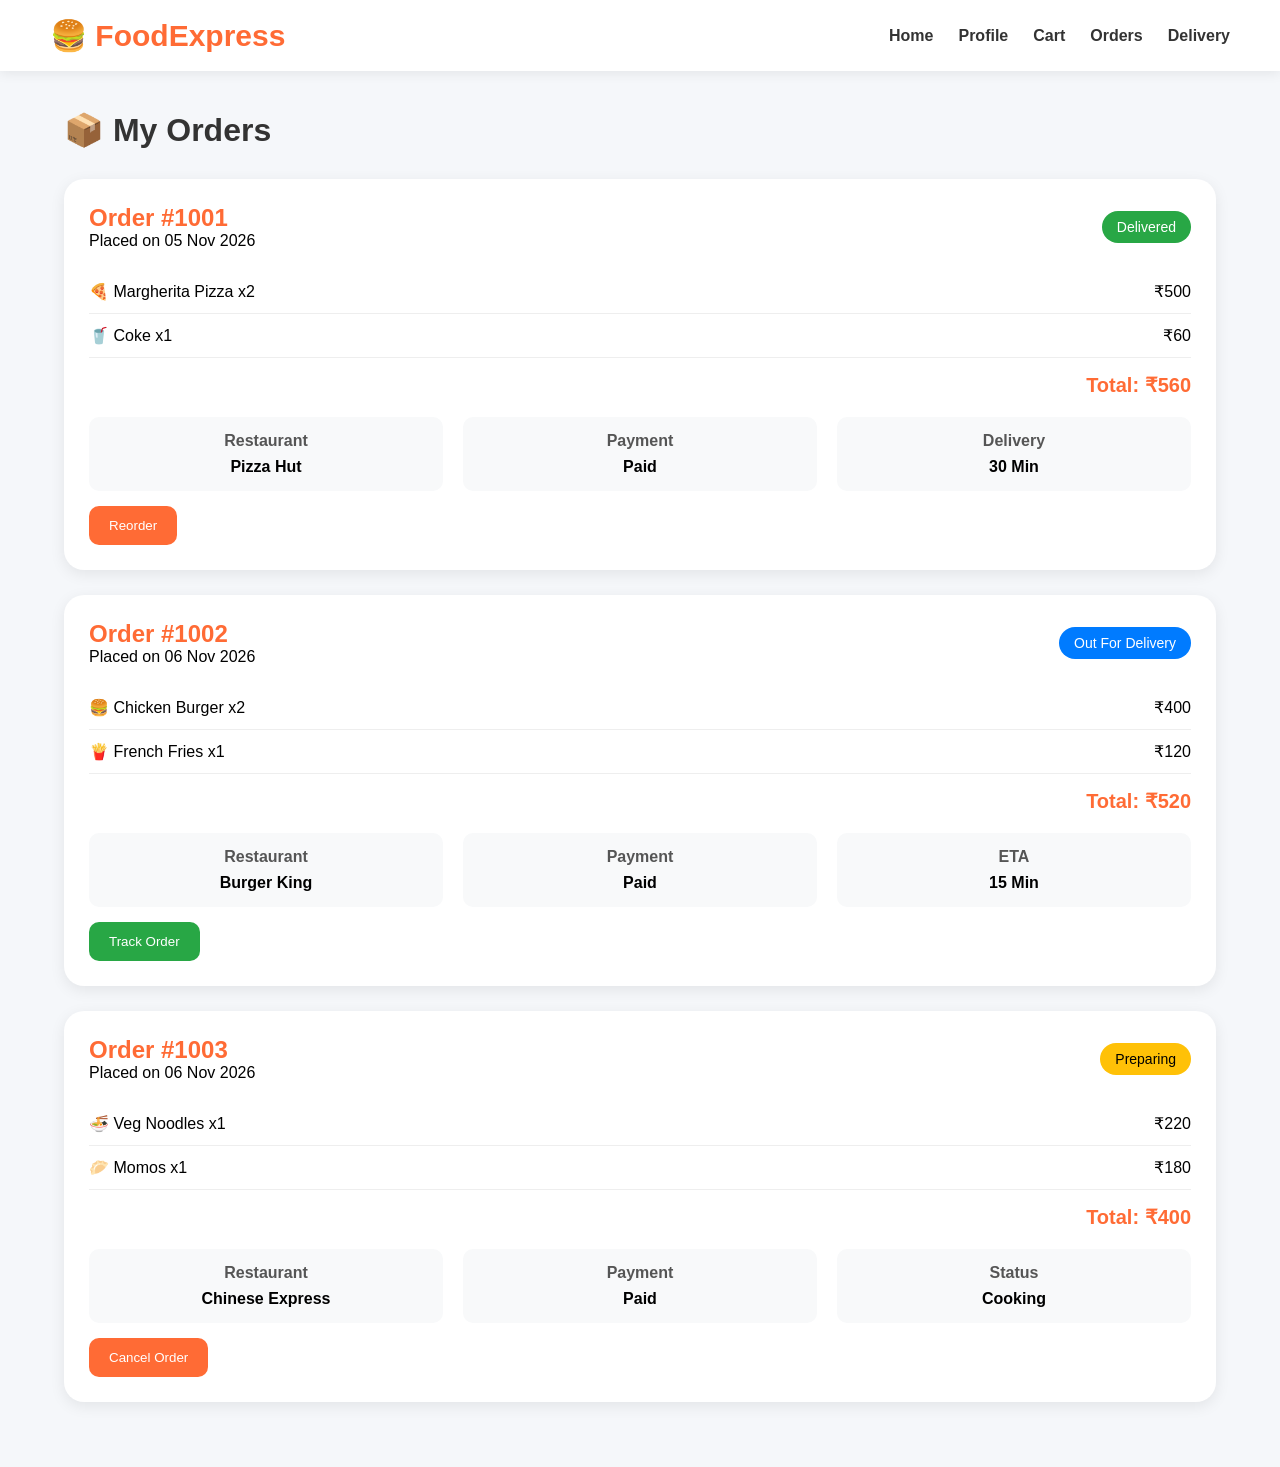
<file: frontend/orders.html>
<!DOCTYPE html>
<html lang="en">

<head>
<meta charset="UTF-8">
<meta name="viewport" content="width=device-width, initial-scale=1.0">

<title>FoodExpress - Orders</title>

<style>

*{
    margin:0;
    padding:0;
    box-sizing:border-box;
    font-family:'Segoe UI',sans-serif;
}

body{
    background:#f5f7fa;
}

/* Navbar */

nav{
    background:white;
    padding:18px 50px;

    display:flex;
    justify-content:space-between;
    align-items:center;

    box-shadow:0 2px 12px rgba(0,0,0,.08);
}

.logo{
    font-size:30px;
    font-weight:bold;
    color:#ff6b35;
}

nav ul{
    display:flex;
    list-style:none;
    gap:25px;
}

nav ul li a{
    text-decoration:none;
    color:#333;
    font-weight:600;
}

nav ul li a:hover{
    color:#ff6b35;
}

/* Content */

.container{
    width:90%;
    margin:auto;
    padding:40px 0;
}

.page-title{
    margin-bottom:30px;
    color:#333;
}

/* Order Cards */

.order-card{

    background:white;

    border-radius:20px;

    padding:25px;

    margin-bottom:25px;

    box-shadow:0 4px 15px rgba(0,0,0,.08);

    transition:.3s;
}

.order-card:hover{
    transform:translateY(-5px);
}

.top{

    display:flex;

    justify-content:space-between;
    align-items:center;

    margin-bottom:15px;
}

.order-id{
    color:#ff6b35;
    font-weight:bold;
}

.status{

    padding:8px 15px;

    border-radius:20px;

    color:white;

    font-size:14px;
}

.delivered{
    background:#28a745;
}

.preparing{
    background:#ffc107;
    color:black;
}

.shipping{
    background:#007bff;
}

.order-details{

    display:grid;

    grid-template-columns:
    repeat(auto-fit,minmax(150px,1fr));

    gap:20px;

    margin-top:20px;
}

.detail-box{

    background:#f8f9fa;

    padding:15px;

    border-radius:10px;

    text-align:center;
}

.detail-box h4{
    color:#555;
}

.detail-box p{
    margin-top:8px;
    font-weight:bold;
}

/* Items */

.items{
    margin-top:20px;
}

.item{

    display:flex;
    justify-content:space-between;

    padding:12px 0;

    border-bottom:1px solid #eee;
}

.total{

    margin-top:15px;

    text-align:right;

    font-size:20px;

    font-weight:bold;

    color:#ff6b35;
}

/* Buttons */

.btn{

    margin-top:15px;

    padding:12px 20px;

    border:none;

    border-radius:10px;

    cursor:pointer;

    color:white;

    background:#ff6b35;
}

.btn:hover{
    background:#e95a25;
}

.track-btn{
    background:#28a745;
}

.track-btn:hover{
    background:#218838;
}

@media(max-width:768px){

    nav{
        flex-direction:column;
        gap:10px;
    }

    nav ul{
        flex-wrap:wrap;
        justify-content:center;
    }

    .top{
        flex-direction:column;
        align-items:flex-start;
        gap:10px;
    }
}

</style>
</head>

<body>

<!-- Navbar -->

<nav>

<div class="logo">🍔 FoodExpress</div>

<ul>
<li><a href="index.html">Home</a></li>
<li><a href="profile.html">Profile</a></li>
<li><a href="cart.html">Cart</a></li>
<li><a href="orders.html">Orders</a></li>
<li><a href="delivery.html">Delivery</a></li>
</ul>

</nav>

<!-- Orders Section -->

<div class="container">

<h1 class="page-title">📦 My Orders</h1>

<!-- Order 1 -->

<div class="order-card">

<div class="top">

<div>
<h2 class="order-id">Order #1001</h2>
<p>Placed on 05 Nov 2026</p>
</div>

<span class="status delivered">
Delivered
</span>

</div>

<div class="items">

<div class="item">
<span>🍕 Margherita Pizza x2</span>
<span>₹500</span>
</div>

<div class="item">
<span>🥤 Coke x1</span>
<span>₹60</span>
</div>

</div>

<div class="total">
Total: ₹560
</div>

<div class="order-details">

<div class="detail-box">
<h4>Restaurant</h4>
<p>Pizza Hut</p>
</div>

<div class="detail-box">
<h4>Payment</h4>
<p>Paid</p>
</div>

<div class="detail-box">
<h4>Delivery</h4>
<p>30 Min</p>
</div>

</div>

<button class="btn">
Reorder
</button>

</div>

<!-- Order 2 -->

<div class="order-card">

<div class="top">

<div>
<h2 class="order-id">Order #1002</h2>
<p>Placed on 06 Nov 2026</p>
</div>

<span class="status shipping">
Out For Delivery
</span>

</div>

<div class="items">

<div class="item">
<span>🍔 Chicken Burger x2</span>
<span>₹400</span>
</div>

<div class="item">
<span>🍟 French Fries x1</span>
<span>₹120</span>
</div>

</div>

<div class="total">
Total: ₹520
</div>

<div class="order-details">

<div class="detail-box">
<h4>Restaurant</h4>
<p>Burger King</p>
</div>

<div class="detail-box">
<h4>Payment</h4>
<p>Paid</p>
</div>

<div class="detail-box">
<h4>ETA</h4>
<p>15 Min</p>
</div>

</div>

<button class="btn track-btn"
onclick="window.location.href='delivery.html'">
Track Order
</button>

</div>

<!-- Order 3 -->

<div class="order-card">

<div class="top">

<div>
<h2 class="order-id">Order #1003</h2>
<p>Placed on 06 Nov 2026</p>
</div>

<span class="status preparing">
Preparing
</span>

</div>

<div class="items">

<div class="item">
<span>🍜 Veg Noodles x1</span>
<span>₹220</span>
</div>

<div class="item">
<span>🥟 Momos x1</span>
<span>₹180</span>
</div>

</div>

<div class="total">
Total: ₹400
</div>

<div class="order-details">

<div class="detail-box">
<h4>Restaurant</h4>
<p>Chinese Express</p>
</div>

<div class="detail-box">
<h4>Payment</h4>
<p>Paid</p>
</div>

<div class="detail-box">
<h4>Status</h4>
<p>Cooking</p>
</div>

</div>

<button class="btn">
Cancel Order
</button>

</div>

</div>

</body>
</html>
</file>
